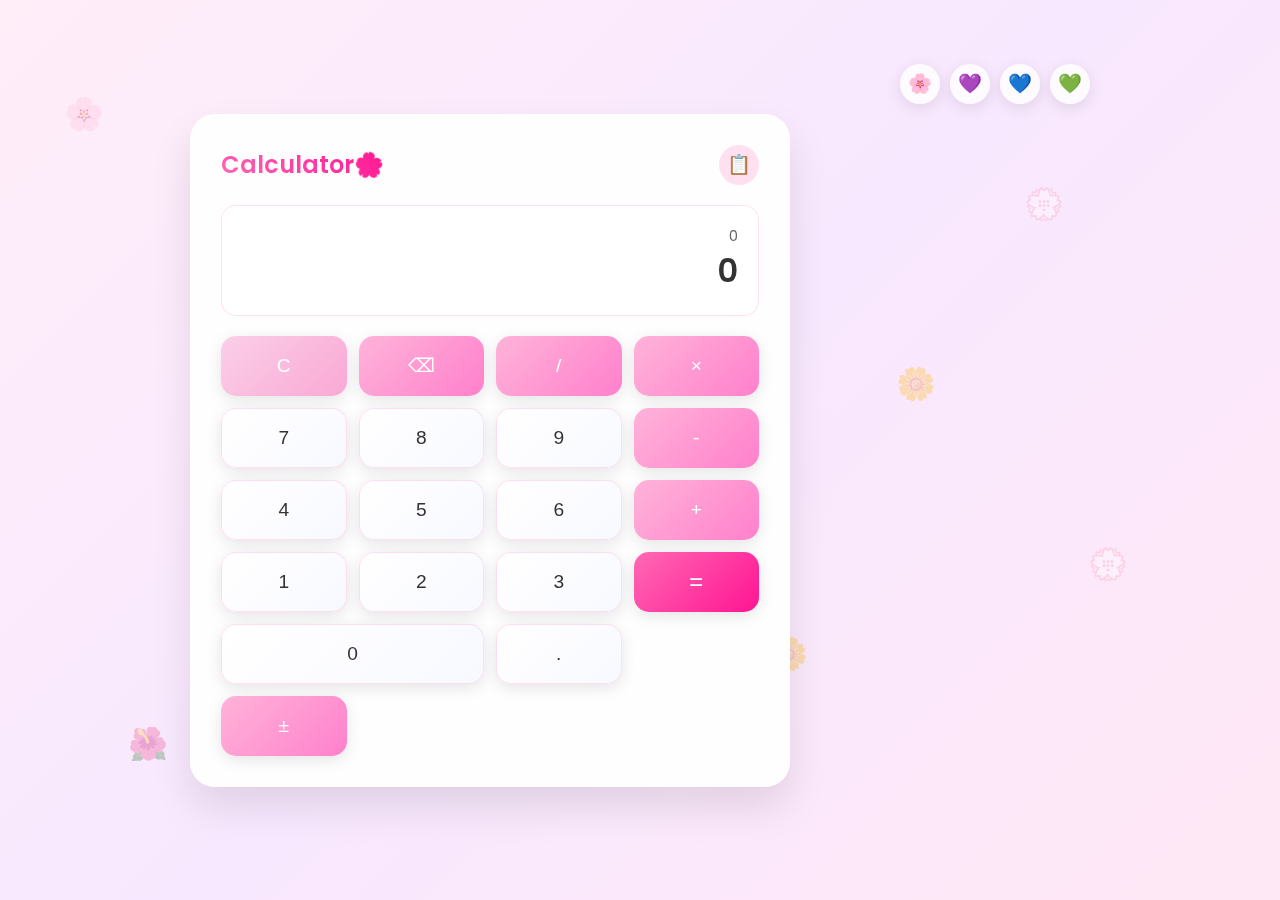
<file: Basic Calculator/index.html>
<!DOCTYPE html>
<html lang="en">
<head>
    <meta charset="UTF-8">
    <meta name="viewport" content="width=device-width, initial-scale=1.0">
    <title>Cute Pastel Calculator 🌸</title>
    <link rel="stylesheet" href="styles.css">
    <link href="https://fonts.googleapis.com/css2?family=Poppins:wght@300;400;500;600&display=swap" rel="stylesheet">
</head>
<body>
    <!-- 🌸 Floating Flowers -->
<div class="flowers-container">
  <span class="flower">🌸</span>
  <span class="flower">💮</span>
  <span class="flower">🌺</span>
  <span class="flower">🌼</span>
  <span class="flower">🌸</span>
  <span class="flower">🌺</span>
  <span class="flower">💮</span>
  <span class="flower">🌼</span>
</div>

    <div class="calculator-container">
        <!-- Theme selector -->
        <div class="theme-selector">
            <button class="theme-btn active" data-theme="pink" title="Cherry Blossom">🌸</button>
            <button class="theme-btn" data-theme="purple" title="Lavender Dreams">💜</button>
            <button class="theme-btn" data-theme="blue" title="Sky Blue">💙</button>
            <button class="theme-btn" data-theme="green" title="Mint Fresh">💚</button>
        </div>

        <div class="calculator-card">
            <!-- Header -->
            <div class="calculator-header">
                <h1 class="calculator-title">Calculator🌸</h1>
                <button class="history-toggle" id="historyToggle" title="Show History">
                    📋
                </button>
            </div>

            <!-- Display -->
            <div class="display-container">
                <div class="expression-display" id="expressionDisplay">0</div>
                <div class="result-display" id="resultDisplay">0</div>
            </div>

            <!-- Button Grid -->
            <div class="button-grid">
                <button class="btn btn-clear" data-action="clear">C</button>
                <button class="btn btn-operator" data-action="backspace">⌫</button>
                <button class="btn btn-operator" data-action="/">/</button>
                <button class="btn btn-operator" data-action="*">×</button>
                
                <button class="btn btn-number" data-number="7">7</button>
                <button class="btn btn-number" data-number="8">8</button>
                <button class="btn btn-number" data-number="9">9</button>
                <button class="btn btn-operator" data-action="-">-</button>
                
                <button class="btn btn-number" data-number="4">4</button>
                <button class="btn btn-number" data-number="5">5</button>
                <button class="btn btn-number" data-number="6">6</button>
                <button class="btn btn-operator" data-action="+">+</button>
                
                <button class="btn btn-number" data-number="1">1</button>
                <button class="btn btn-number" data-number="2">2</button>
                <button class="btn btn-number" data-number="3">3</button>
                <button class="btn btn-equals" data-action="=" rowspan="2">=</button>
                
                <button class="btn btn-number btn-zero" data-number="0">0</button>
                <button class="btn btn-number" data-number=".">.</button>
                <button class="btn btn-operator" data-action="±">±</button>
            </div>
        </div>

        <!-- History Panel -->
        <div class="history-panel" id="historyPanel">
            <div class="history-header">
                <h3>History 📝</h3>
                <button class="clear-history" id="clearHistory">Clear All</button>
            </div>
            <div class="history-content" id="historyContent">
                <div class="empty-history">No calculations yet! 🌸</div>
            </div>
        </div>
    </div>

    <script src="script.js"></script>
</body>
</html>
</file>
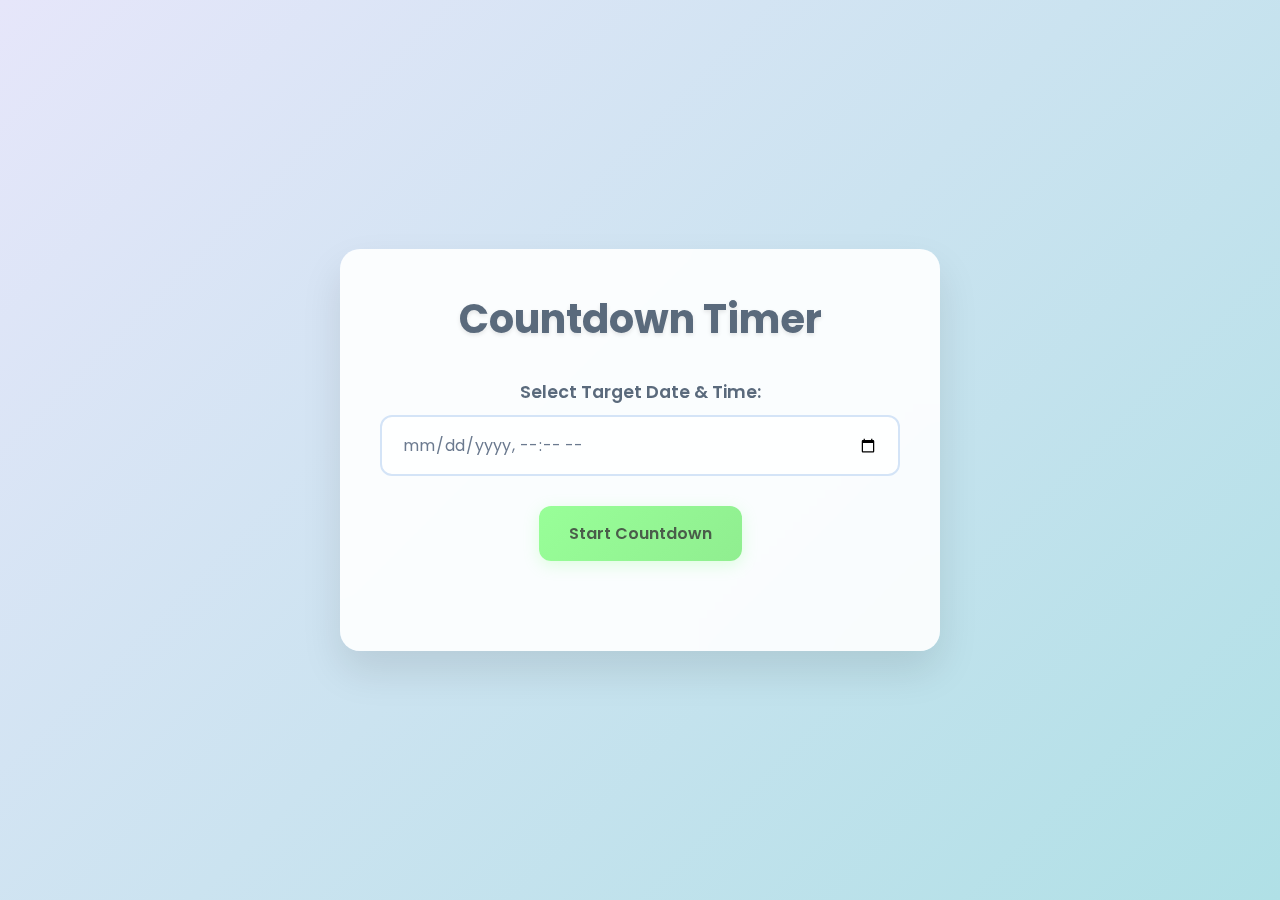
<file: Countdown Timer/index.html>
<!DOCTYPE html>
<html lang="en">
<head>
    <meta charset="UTF-8">
    <meta name="viewport" content="width=device-width, initial-scale=1.0">
    <title>Countdown Timer</title>
    <link href="https://fonts.googleapis.com/css2?family=Poppins:wght@300;400;600;700&display=swap" rel="stylesheet">
    <link rel="stylesheet" href="styles.css">
</head>
<body>
    <main class="container">
        <h1>Countdown Timer</h1>
        
        <div class="input-section">
            <form id="countdown-form">
                <div class="form-group">
                    <label for="target-date">Select Target Date & Time:</label>
                    <input type="datetime-local" id="target-date" required>
                </div>
                <button type="submit" class="btn" id="start-btn">
                    <span>Start Countdown</span>
                </button>
            </form>
        </div>

        <div class="timer-display" id="timer-display" style="display: none;">
            <div class="time-grid">
                <div class="time-unit">
                    <span class="time-value" id="days">00</span>
                    <span class="time-label">Days</span>
                </div>
                <div class="time-unit">
                    <span class="time-value" id="hours">00</span>
                    <span class="time-label">Hours</span>
                </div>
                <div class="time-unit">
                    <span class="time-value" id="minutes">00</span>
                    <span class="time-label">Minutes</span>
                </div>
                <div class="time-unit">
                    <span class="time-value" id="seconds">00</span>
                    <span class="time-label">Seconds</span>
                </div>
            </div>
            
            <button class="btn reset-btn" id="reset-btn">
                <span>Reset Timer</span>
            </button>
        </div>

        <div class="finished-message" id="finished-message" style="display: none;">
            <h2>🎉 Countdown Finished! 🎉</h2>
            <p>The time has arrived!</p>
            <button class="btn" id="new-countdown-btn">
                <span>Start New Countdown</span>
            </button>
        </div>
    </main>

    <script src="script.js"></script>
</body>
</html>
</file>
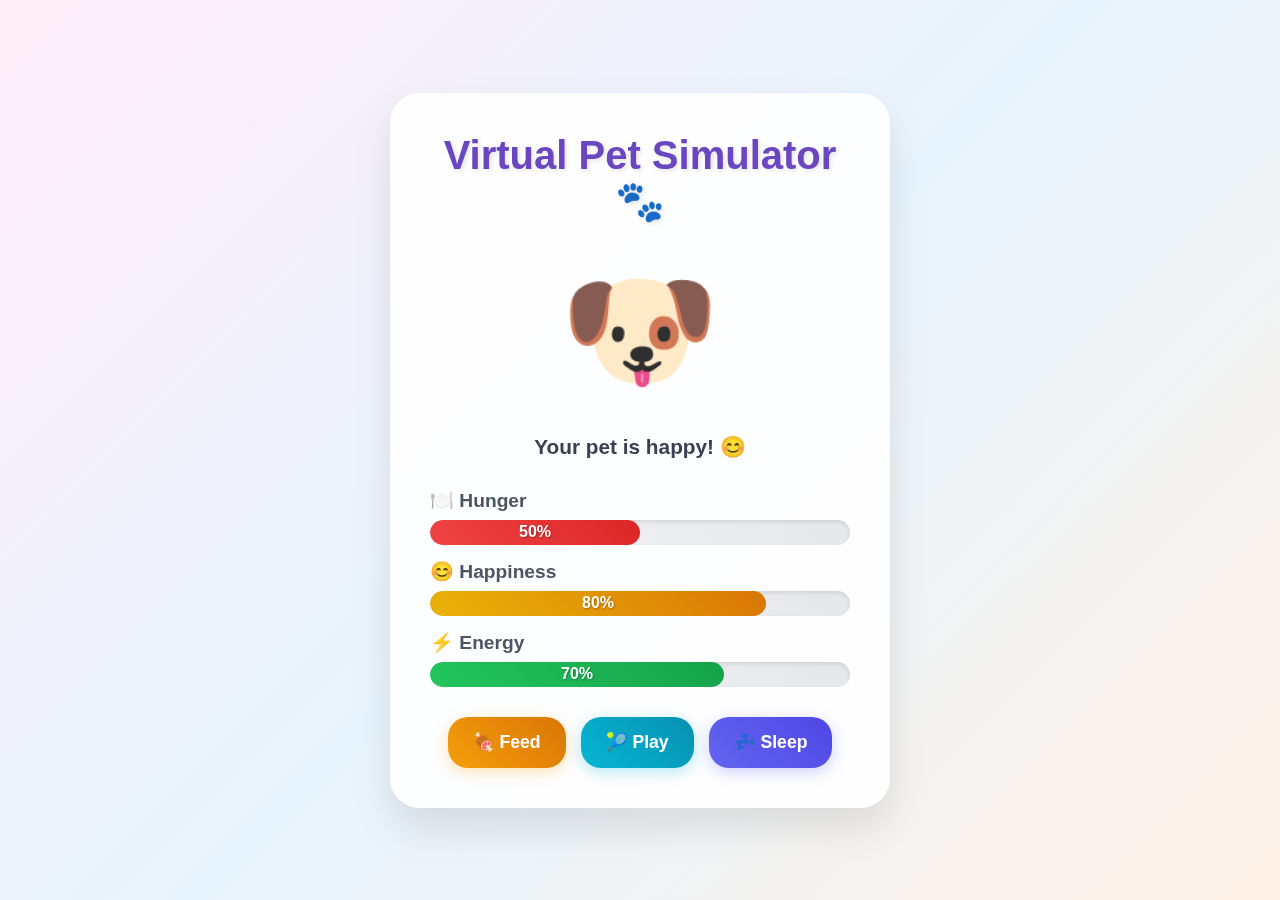
<file: Virtual Pet Simulator/index.html>
<!DOCTYPE html>
<html lang="en">
<head>
    <meta charset="UTF-8">
    <meta name="viewport" content="width=device-width, initial-scale=1.0">
    <title>Virtual Pet Simulator 🐾</title>
    <link rel="stylesheet" href="styles.css">
</head>
<body>
    <div class="game-container">
        <h1 class="title">Virtual Pet Simulator 🐾</h1>
        
        <div class="pet-container">
            <div class="pet" id="pet">🐶</div>
        </div>
        
        <div class="pet-status" id="petStatus">Your pet is happy! 😊</div>
        
        <div class="stats-container">
            <div class="stat">
                <div class="stat-label">
                    <span>🍽️ Hunger</span>
                </div>
                <div class="progress-bar">
                    <div class="progress-fill hunger-fill" id="hungerBar">
                        <span id="hungerText">50%</span>
                    </div>
                </div>
            </div>
            
            <div class="stat">
                <div class="stat-label">
                    <span>😊 Happiness</span>
                </div>
                <div class="progress-bar">
                    <div class="progress-fill happiness-fill" id="happinessBar">
                        <span id="happinessText">80%</span>
                    </div>
                </div>
            </div>
            
            <div class="stat">
                <div class="stat-label">
                    <span>⚡ Energy</span>
                </div>
                <div class="progress-bar">
                    <div class="progress-fill energy-fill" id="energyBar">
                        <span id="energyText">70%</span>
                    </div>
                </div>
            </div>
        </div>
        
        <div class="controls">
            <button class="control-btn feed-btn" onclick="feedPet()">🍖 Feed</button>
            <button class="control-btn play-btn" onclick="playWithPet()">🎾 Play</button>
            <button class="control-btn sleep-btn" onclick="petSleep()">💤 Sleep</button>
        </div>
    </div>

    <script src="script.js"></script>
</body>
</html>
</file>
<file: Basic Calculator/styles.css>
/* Base Styles */
* {
    margin: 0;
    padding: 0;
    box-sizing: border-box;
}

body {
    font-family: 'Poppins', sans-serif;
    min-height: 100vh;
    display: flex;
    align-items: center;
    justify-content: center;
    overflow-x: hidden;
    position: relative;
    transition: background 0.5s ease;
}

/* Theme Variables */
body[data-theme="pink"] {
    background: linear-gradient(135deg, #ffeef8 0%, #f8e8ff 50%, #ffe8f5 100%);
}

body[data-theme="purple"] {
    background: linear-gradient(135deg, #f3e8ff 0%, #e8d5ff 50%, #f0e8ff 100%);
}

body[data-theme="blue"] {
    background: linear-gradient(135deg, #e8f4ff 0%, #d5e8ff 50%, #e8f0ff 100%);
}

body[data-theme="green"] {
    background: linear-gradient(135deg, #e8fff0 0%, #d5ffe8 50%, #e8ffef 100%);
}

/* 🌸 Floating Flowers Animation */
.flowers-container {
    position: fixed;
    top: 0;
    left: 0;
    width: 100%;
    height: 100%;
    pointer-events: none;
    z-index: -1;
    overflow: hidden;
}

.flower {
    position: absolute;
    font-size: 2rem;
    opacity: 0.3;
    animation: floatAnim linear infinite;
}

/* Place flowers randomly */
.flower:nth-child(1) { top: 10%; left: 5%; animation-duration: 12s; }
.flower:nth-child(2) { top: 20%; left: 80%; animation-duration: 18s; }
.flower:nth-child(3) { top: 50%; left: 20%; animation-duration: 15s; }
.flower:nth-child(4) { top: 70%; left: 60%; animation-duration: 20s; }
.flower:nth-child(5) { top: 30%; left: 40%; animation-duration: 14s; }
.flower:nth-child(6) { top: 80%; left: 10%; animation-duration: 22s; }
.flower:nth-child(7) { top: 60%; left: 85%; animation-duration: 17s; }
.flower:nth-child(8) { top: 40%; left: 70%; animation-duration: 19s; }

@keyframes floatAnim {
    0%   { transform: translateY(0) rotate(0deg); opacity: 0.3; }
    50%  { transform: translateY(-40px) rotate(20deg); opacity: 0.5; }
    100% { transform: translateY(0) rotate(0deg); opacity: 0.3; }
}


@keyframes float {
    0%, 100% {
        transform: translateY(0) rotate(0deg);
    }
    50% {
        transform: translateY(-20px) rotate(10deg);
    }
}

/* Calculator Container */
.calculator-container {
    position: relative;
    display: flex;
    align-items: flex-start;
    gap: 20px;
}

/* Theme Selector */
.theme-selector {
    position: absolute;
    top: -50px;
    right: 0;
    display: flex;
    gap: 10px;
    z-index: 100;
}

.theme-btn {
    width: 40px;
    height: 40px;
    border-radius: 50%;
    border: 2px solid transparent;
    background: rgba(255, 255, 255, 0.8);
    font-size: 1.2rem;
    cursor: pointer;
    transition: all 0.3s ease;
    backdrop-filter: blur(10px);
    box-shadow: 0 4px 15px rgba(0, 0, 0, 0.1);
}

.theme-btn:hover {
    transform: scale(1.1);
    box-shadow: 0 6px 20px rgba(0, 0, 0, 0.15);
}

body[data-theme="pink"] .theme-btn.active[data-theme="pink"] {
    border-color: #ff69b4;
    background: #ffe8f5;
}

body[data-theme="purple"] .theme-btn.active[data-theme="purple"] {
    border-color: #9d4edd;
    background: #f3e8ff;
}

body[data-theme="blue"] .theme-btn.active[data-theme="blue"] {
    border-color: #4a90e2;
    background: #e8f4ff;
}

body[data-theme="green"] .theme-btn.active[data-theme="green"] {
    border-color: #52c41a;
    background: #e8fff0;
}

/* Make the calculator cover more width */
.calculator-card {
    background: rgba(255, 255, 255, 0.95);
    border-radius: 25px;
    padding: 30px;
    width: 70vw;          /* Take up 70% of screen width */
    max-width: 600px;     /* Prevent it from stretching too far on big screens */
    min-width: 500px;     /* Wider than before */
    box-shadow: 0 20px 40px rgba(0, 0, 0, 0.1);
    backdrop-filter: blur(20px);
    border: 1px solid rgba(255, 255, 255, 0.2);
    animation: slideIn 0.6s ease-out;
}


@keyframes slideIn {
    from {
        opacity: 0;
        transform: translateY(30px);
    }
    to {
        opacity: 1;
        transform: translateY(0);
    }
}

/* Header */
.calculator-header {
    display: flex;
    justify-content: space-between;
    align-items: center;
    margin-bottom: 20px;
}

.calculator-title {
    font-size: 1.5rem;
    font-weight: 600;
    background: linear-gradient(45deg, #ff69b4, #ff1493);
    -webkit-background-clip: text;
    -webkit-text-fill-color: transparent;
    background-clip: text;
}

body[data-theme="purple"] .calculator-title {
    background: linear-gradient(45deg, #9d4edd, #7b2cbf);
    -webkit-background-clip: text;
    -webkit-text-fill-color: transparent;
    background-clip: text;
}

body[data-theme="blue"] .calculator-title {
    background: linear-gradient(45deg, #4a90e2, #1e6bb8);
    -webkit-background-clip: text;
    -webkit-text-fill-color: transparent;
    background-clip: text;
}

body[data-theme="green"] .calculator-title {
    background: linear-gradient(45deg, #52c41a, #389e0d);
    -webkit-background-clip: text;
    -webkit-text-fill-color: transparent;
    background-clip: text;
}

/* History Toggle – Theme Variants */
.history-toggle {
    width: 40px;
    height: 40px;
    border-radius: 50%;
    border: none;
    font-size: 1.2rem;
    cursor: pointer;
    transition: all 0.3s ease;
    display: flex;
    align-items: center;
    justify-content: center;
}

/* Pink (default) */
body[data-theme="pink"] .history-toggle {
    background: rgba(255, 105, 180, 0.2);
}
body[data-theme="pink"] .history-toggle:hover {
    background: rgba(255, 105, 180, 0.3);
}
body[data-theme="pink"] .history-toggle.active {
    background: rgba(255, 105, 180, 0.4);
}

/* Purple */
body[data-theme="purple"] .history-toggle {
    background: rgba(157, 78, 221, 0.2);
}
body[data-theme="purple"] .history-toggle:hover {
    background: rgba(157, 78, 221, 0.3);
}
body[data-theme="purple"] .history-toggle.active {
    background: rgba(157, 78, 221, 0.4);
}

/* Blue */
body[data-theme="blue"] .history-toggle {
    background: rgba(74, 144, 226, 0.2);
}
body[data-theme="blue"] .history-toggle:hover {
    background: rgba(74, 144, 226, 0.3);
}
body[data-theme="blue"] .history-toggle.active {
    background: rgba(74, 144, 226, 0.4);
}

/* Green */
body[data-theme="green"] .history-toggle {
    background: rgba(82, 196, 26, 0.2);
}
body[data-theme="green"] .history-toggle:hover {
    background: rgba(82, 196, 26, 0.3);
}
body[data-theme="green"] .history-toggle.active {
    background: rgba(82, 196, 26, 0.4);
}


/* Display */
.display-container {
    background: rgba(255, 255, 255, 0.6);
    border-radius: 15px;
    padding: 20px;
    margin-bottom: 20px;
    border: 1px solid rgba(255, 105, 180, 0.2);
    min-height: 80px;
    display: flex;
    flex-direction: column;
    justify-content: space-between;
}

.expression-display {
    font-size: 0.9rem;
    color: #666;
    text-align: right;
    min-height: 20px;
    word-break: break-all;
}

.result-display {
    font-size: 2rem;
    font-weight: 600;
    text-align: right;
    color: #333;
    min-height: 40px;
    display: flex;
    align-items: center;
    justify-content: flex-end;
    animation: pulse 0.3s ease when updated;
}

.result-display.error {
    color: #ff4757;
    animation: shake 0.5s ease-in-out;
}

@keyframes pulse {
    0% { transform: scale(1); }
    50% { transform: scale(1.05); }
    100% { transform: scale(1); }
}

@keyframes shake {
    0%, 100% { transform: translateX(0); }
    25% { transform: translateX(-5px); }
    75% { transform: translateX(5px); }
}

/* Button Grid */
.button-grid {
    display: grid;
    grid-template-columns: repeat(4, 1fr);
    gap: 12px;
}

.btn {
    height: 60px;
    border: none;
    border-radius: 15px;
    font-size: 1.2rem;
    font-weight: 500;
    cursor: pointer;
    transition: all 0.2s ease;
    position: relative;
    overflow: hidden;
    box-shadow: 0 4px 15px rgba(0, 0, 0, 0.1);
}

.btn::before {
    content: '';
    position: absolute;
    top: 50%;
    left: 50%;
    width: 0;
    height: 0;
    background: rgba(255, 255, 255, 0.5);
    border-radius: 50%;
    transition: all 0.3s ease;
    transform: translate(-50%, -50%);
}

.btn:active::before {
    width: 100px;
    height: 100px;
}

.btn:hover {
    transform: translateY(-2px);
    box-shadow: 0 6px 20px rgba(0, 0, 0, 0.15);
}

.btn:active {
    transform: translateY(0);
}

/* Button Types */
.btn-number {
    background: linear-gradient(135deg, #fff 0%, #f8f9ff 100%);
    color: #333;
    border: 1px solid rgba(255, 105, 180, 0.2);
}

.btn-operator {
    background: linear-gradient(135deg, #ffb3d9 0%, #ff80cc 100%);
    color: white;
}

body[data-theme="purple"] .btn-operator {
    background: linear-gradient(135deg, #d4b3ff 0%, #c080ff 100%);
}

body[data-theme="blue"] .btn-operator {
    background: linear-gradient(135deg, #b3d9ff 0%, #80c4ff 100%);
}

body[data-theme="green"] .btn-operator {
    background: linear-gradient(135deg, #b3ffcc 0%, #80ff99 100%);
}

.btn-equals {
    background: linear-gradient(135deg, #ff69b4 0%, #ff1493 100%);
    color: white;
    grid-row: span 2;
    font-size: 1.5rem;
}

body[data-theme="purple"] .btn-equals {
    background: linear-gradient(135deg, #9d4edd 0%, #7b2cbf 100%);
}

body[data-theme="blue"] .btn-equals {
    background: linear-gradient(135deg, #4a90e2 0%, #1e6bb8 100%);
}

body[data-theme="green"] .btn-equals {
    background: linear-gradient(135deg, #52c41a 0%, #389e0d 100%);
}

/* Clear Button – Theme Variants */
.btn-clear {
    background: linear-gradient(135deg, #fbcfe8 0%, #f9a8d4 100%); /* default = pink theme */
    color: white;
}

body[data-theme="purple"] .btn-clear {
    background: linear-gradient(135deg, #d8b4fe 0%, #c084fc 100%);
}

body[data-theme="blue"] .btn-clear {
    background: linear-gradient(135deg, #93c5fd 0%, #60a5fa 100%);
}

body[data-theme="green"] .btn-clear {
    background: linear-gradient(135deg, #86efac 0%, #4ade80 100%);
}


.btn-zero {
    grid-column: span 2;
}

/* History Panel */
.history-panel {
    background: rgba(255, 255, 255, 0.95);
    border-radius: 20px;
    padding: 20px;
    width: 280px;
    max-height: 500px;
    box-shadow: 0 15px 35px rgba(0, 0, 0, 0.1);
    backdrop-filter: blur(20px);
    border: 1px solid rgba(255, 255, 255, 0.2);
    transform: translateX(100%);
    opacity: 0;
    transition: all 0.4s ease;
}

.history-panel.show {
    transform: translateX(0);
    opacity: 1;
}

.history-header {
    display: flex;
    justify-content: space-between;
    align-items: center;
    margin-bottom: 15px;
    padding-bottom: 10px;
    border-bottom: 2px solid rgba(255, 105, 180, 0.2);
}

.history-header h3 {
    font-size: 1.2rem;
    color: #333;
}

.clear-history {
    padding: 5px 12px;
    border: none;
    border-radius: 15px;
    background: rgba(255, 105, 180, 0.2);
    color: #ff1493;
    font-size: 0.8rem;
    cursor: pointer;
    transition: all 0.2s ease;
}

.clear-history:hover {
    background: rgba(255, 105, 180, 0.3);
    transform: scale(1.05);
}

.history-content {
    max-height: 400px;
    overflow-y: auto;
}

.history-item {
    padding: 10px;
    margin-bottom: 8px;
    background: rgba(255, 255, 255, 0.6);
    border-radius: 10px;
    border-left: 3px solid #ff69b4;
    cursor: pointer;
    transition: all 0.2s ease;
    animation: slideInRight 0.3s ease-out;
}

.history-item:hover {
    background: rgba(255, 105, 180, 0.1);
    transform: translateX(5px);
}

.history-item .expression {
    font-size: 0.9rem;
    color: #666;
}

.history-item .result {
    font-size: 1.1rem;
    font-weight: 600;
    color: #333;
}

.empty-history {
    text-align: center;
    color: #999;
    font-style: italic;
    padding: 40px 20px;
}

@keyframes slideInRight {
    from {
        opacity: 0;
        transform: translateX(20px);
    }
    to {
        opacity: 1;
        transform: translateX(0);
    }
}

/* Responsive Design */
@media (max-width: 768px) {
    .calculator-container {
        flex-direction: column;
        align-items: center;
        padding: 20px;
    }
    
    .history-panel {
        position: fixed;
        top: 0;
        right: 0;
        height: 100vh;
        width: 100vw;
        max-width: 100vw;
        max-height: 100vh;
        border-radius: 0;
        z-index: 1000;
    }
    
    .calculator-card {
        min-width: 300px;
        width: 95vw;
        max-width: 400px;
    }
    
    .theme-selector {
        position: relative;
        top: 0;
        right: auto;
        margin-bottom: 20px;
        justify-content: center;
    }
    
    .btn {
        height: 65px;
        font-size: 1.3rem;
    }
    
    .result-display {
        font-size: 2.2rem;
    }
    
    .calculator-title {
        font-size: 1.6rem;
    }
}

/* Custom Scrollbar */
.history-content::-webkit-scrollbar {
    width: 6px;
}

.history-content::-webkit-scrollbar-track {
    background: rgba(255, 255, 255, 0.3);
    border-radius: 10px;
}

.history-content::-webkit-scrollbar-thumb {
    background: rgba(255, 105, 180, 0.4);
    border-radius: 10px;
}

.history-content::-webkit-scrollbar-thumb:hover {
    background: rgba(255, 105, 180, 0.6);
}
</file>
<file: Countdown Timer/styles.css>
* {
    margin: 0;
    padding: 0;
    box-sizing: border-box;
}

body {
    font-family: 'Poppins', sans-serif;
    background: linear-gradient(135deg, #E6E6FA 0%, #B0E0E6 100%);
    min-height: 100vh;
    display: flex;
    align-items: center;
    justify-content: center;
    color: #6B7A8F;
    padding: 20px;
}

.container {
    background: rgba(255, 255, 255, 0.9);
    backdrop-filter: blur(10px);
    border-radius: 20px;
    padding: 40px;
    box-shadow: 0 20px 40px rgba(0, 0, 0, 0.1);
    text-align: center;
    max-width: 600px;
    width: 100%;
    transition: all 0.3s ease;
}

h1 {
    color: #5A6A7C;
    margin-bottom: 30px;
    font-weight: 700;
    font-size: 2.5rem;
    text-shadow: 0 2px 4px rgba(0, 0, 0, 0.1);
}

.input-section {
    margin-bottom: 40px;
}

.form-group {
    margin-bottom: 20px;
}

label {
    display: block;
    margin-bottom: 10px;
    font-weight: 600;
    color: #5A6A7C;
    font-size: 1.1rem;
}

input[type="datetime-local"] {
    width: 100%;
    padding: 15px 20px;
    border: 2px solid #D4E4F7;
    border-radius: 12px;
    font-size: 16px;
    font-family: 'Poppins', sans-serif;
    background: rgba(255, 255, 255, 0.8);
    color: #6B7A8F;
    transition: all 0.3s ease;
}

input[type="datetime-local"]:focus {
    outline: none;
    border-color: #98FF98;
    box-shadow: 0 0 0 3px rgba(152, 255, 152, 0.2);
    transform: translateY(-2px);
}

.btn {
    background: linear-gradient(135deg, #98FF98 0%, #90EE90 100%);
    border: none;
    padding: 15px 30px;
    border-radius: 12px;
    font-size: 16px;
    font-weight: 600;
    color: #4A5D4A;
    cursor: pointer;
    transition: all 0.3s ease;
    box-shadow: 0 4px 15px rgba(152, 255, 152, 0.3);
    font-family: 'Poppins', sans-serif;
    margin: 10px;
    position: relative;
    overflow: hidden;
}

.btn:hover {
    transform: translateY(-3px);
    box-shadow: 0 8px 25px rgba(152, 255, 152, 0.4);
}

.btn:active {
    transform: translateY(-1px);
}

.reset-btn {
    background: linear-gradient(135deg, #FFDAB9 0%, #FFB07A 100%);
    color: #8B4513;
    box-shadow: 0 4px 15px rgba(255, 218, 185, 0.3);
}

.reset-btn:hover {
    box-shadow: 0 8px 25px rgba(255, 218, 185, 0.4);
}

.timer-display {
    animation: fadeInUp 0.6s ease forwards;
}

.time-grid {
    display: grid;
    grid-template-columns: repeat(auto-fit, minmax(120px, 1fr));
    gap: 20px;
    margin-bottom: 30px;
}

.time-unit {
    background: rgba(255, 255, 255, 0.8);
    padding: 20px;
    border-radius: 15px;
    box-shadow: 0 8px 20px rgba(0, 0, 0, 0.1);
    transition: all 0.3s ease;
    border: 2px solid rgba(152, 255, 152, 0.2);
}

.time-unit:hover {
    transform: translateY(-5px);
    box-shadow: 0 15px 30px rgba(0, 0, 0, 0.15);
}

.time-value {
    display: block;
    font-size: 3rem;
    font-weight: 700;
    color: #4A5D4A;
    margin-bottom: 5px;
    text-shadow: 0 2px 4px rgba(0, 0, 0, 0.1);
    transition: all 0.3s ease;
}

.time-label {
    font-size: 0.9rem;
    font-weight: 600;
    color: #6B7A8F;
    text-transform: uppercase;
    letter-spacing: 1px;
}

.finished-message {
    animation: bounceIn 1s ease forwards;
    padding: 30px;
    background: rgba(255, 255, 255, 0.9);
    border-radius: 15px;
    box-shadow: 0 10px 25px rgba(0, 0, 0, 0.1);
    border: 2px solid rgba(255, 215, 0, 0.3);
}

.finished-message h2 {
    color: #FFD700;
    font-size: 2.2rem;
    margin-bottom: 15px;
    text-shadow: 0 2px 4px rgba(0, 0, 0, 0.1);
}

.finished-message p {
    font-size: 1.2rem;
    margin-bottom: 25px;
    color: #6B7A8F;
}

/* Urgent state when time is running low */
.time-unit.urgent .time-value {
    color: #FF6B6B;
    animation: pulse 1s ease-in-out infinite;
}

.time-unit.urgent {
    border-color: rgba(255, 107, 107, 0.3);
    background: rgba(255, 182, 193, 0.2);
}

/* Animations */
@keyframes fadeInUp {
    from {
        opacity: 0;
        transform: translateY(30px);
    }
    to {
        opacity: 1;
        transform: translateY(0);
    }
}

@keyframes bounceIn {
    0% {
        opacity: 0;
        transform: scale(0.3);
    }
    50% {
        opacity: 1;
        transform: scale(1.1);
    }
    100% {
        opacity: 1;
        transform: scale(1);
    }
}

@keyframes pulse {
    0%, 100% {
        transform: scale(1);
    }
    50% {
        transform: scale(1.05);
    }
}

/* Responsive Design */
@media (max-width: 768px) {
    .container {
        padding: 25px;
        margin: 10px;
    }
    
    h1 {
        font-size: 2rem;
        margin-bottom: 20px;
    }
    
    .time-grid {
        grid-template-columns: repeat(2, 1fr);
        gap: 15px;
    }
    
    .time-value {
        font-size: 2.2rem;
    }
    
    .btn {
        padding: 12px 25px;
        font-size: 14px;
    }
}

@media (max-width: 480px) {
    .time-grid {
        grid-template-columns: 1fr;
        gap: 10px;
    }
    
    .time-unit {
        padding: 15px;
    }
    
    .time-value {
        font-size: 1.8rem;
    }
    
    .finished-message h2 {
        font-size: 1.8rem;
    }
}
</file>
<file: Virtual Pet Simulator/styles.css>
* {
    margin: 0;
    padding: 0;
    box-sizing: border-box;
}

body {
    font-family: 'Comic Sans MS', cursive, sans-serif;
    background: linear-gradient(135deg, #ffeef8, #e8f4fd, #fff2e8);
    min-height: 100vh;
    display: flex;
    align-items: center;
    justify-content: center;
    padding: 20px;
}

.game-container {
    background: rgba(255, 255, 255, 0.9);
    border-radius: 30px;
    box-shadow: 0 20px 40px rgba(0, 0, 0, 0.1);
    padding: 40px;
    max-width: 500px;
    width: 100%;
    text-align: center;
    backdrop-filter: blur(10px);
}

.title {
    color: #6b46c1;
    font-size: 2.5em;
    margin-bottom: 30px;
    text-shadow: 2px 2px 4px rgba(0, 0, 0, 0.1);
}

.pet-container {
    position: relative;
    margin: 30px 0;
}

.pet {
    font-size: 8em;
    animation: bounce 2s infinite;
    cursor: pointer;
    display: inline-block;
    transition: transform 0.3s ease;
}

.pet:hover {
    transform: scale(1.1);
}

@keyframes bounce {
    0%, 20%, 50%, 80%, 100% {
        transform: translateY(0);
    }
    40% {
        transform: translateY(-20px);
    }
    60% {
        transform: translateY(-10px);
    }
}

.floating-emoji {
    position: absolute;
    font-size: 2em;
    animation: float-up 2s ease-out forwards;
    pointer-events: none;
}

@keyframes float-up {
    0% {
        opacity: 1;
        transform: translateY(0) scale(1);
    }
    100% {
        opacity: 0;
        transform: translateY(-100px) scale(1.5);
    }
}

.stats-container {
    margin: 30px 0;
}

.stat {
    margin: 15px 0;
    text-align: left;
}

.stat-label {
    font-size: 1.2em;
    font-weight: bold;
    color: #4b5563;
    margin-bottom: 8px;
    display: flex;
    align-items: center;
    gap: 8px;
}

.progress-bar {
    width: 100%;
    height: 25px;
    background: linear-gradient(45deg, #f3f4f6, #e5e7eb);
    border-radius: 15px;
    overflow: hidden;
    box-shadow: inset 0 2px 4px rgba(0, 0, 0, 0.1);
}

.progress-fill {
    height: 100%;
    border-radius: 15px;
    transition: width 0.5s ease, background-color 0.3s ease;
    display: flex;
    align-items: center;
    justify-content: center;
    color: white;
    font-weight: bold;
    text-shadow: 1px 1px 2px rgba(0, 0, 0, 0.3);
}

.hunger-fill {
    background: linear-gradient(45deg, #ef4444, #dc2626);
}

.happiness-fill {
    background: linear-gradient(45deg, #eab308, #d97706);
}

.energy-fill {
    background: linear-gradient(45deg, #22c55e, #16a34a);
}

.controls {
    display: flex;
    gap: 15px;
    justify-content: center;
    flex-wrap: wrap;
    margin-top: 30px;
}

.control-btn {
    background: linear-gradient(45deg, #8b5cf6, #7c3aed);
    color: white;
    border: none;
    padding: 15px 25px;
    border-radius: 20px;
    font-size: 1.1em;
    cursor: pointer;
    transition: all 0.3s ease;
    box-shadow: 0 4px 15px rgba(139, 92, 246, 0.3);
    font-family: inherit;
    font-weight: bold;
}

.control-btn:hover {
    transform: translateY(-3px);
    box-shadow: 0 6px 20px rgba(139, 92, 246, 0.4);
}

.control-btn:active {
    transform: translateY(-1px);
}

.feed-btn {
    background: linear-gradient(45deg, #f59e0b, #d97706);
    box-shadow: 0 4px 15px rgba(245, 158, 11, 0.3);
}

.feed-btn:hover {
    box-shadow: 0 6px 20px rgba(245, 158, 11, 0.4);
}

.play-btn {
    background: linear-gradient(45deg, #06b6d4, #0891b2);
    box-shadow: 0 4px 15px rgba(6, 182, 212, 0.3);
}

.play-btn:hover {
    box-shadow: 0 6px 20px rgba(6, 182, 212, 0.4);
}

.sleep-btn {
    background: linear-gradient(45deg, #6366f1, #4f46e5);
    box-shadow: 0 4px 15px rgba(99, 102, 241, 0.3);
}

.sleep-btn:hover {
    box-shadow: 0 6px 20px rgba(99, 102, 241, 0.4);
}

.pet-status {
    margin: 20px 0;
    font-size: 1.3em;
    color: #374151;
    font-weight: bold;
}

.low-stat {
    animation: pulse 1.5s infinite;
}

@keyframes pulse {
    0%, 100% {
        opacity: 1;
    }
    50% {
        opacity: 0.5;
    }
}

@media (max-width: 480px) {
    .game-container {
        padding: 20px;
        margin: 10px;
    }
    
    .title {
        font-size: 2em;
    }
    
    .pet {
        font-size: 6em;
    }
    
    .controls {
        flex-direction: column;
        align-items: center;
    }
    
    .control-btn {
        width: 200px;
    }
}
</file>
